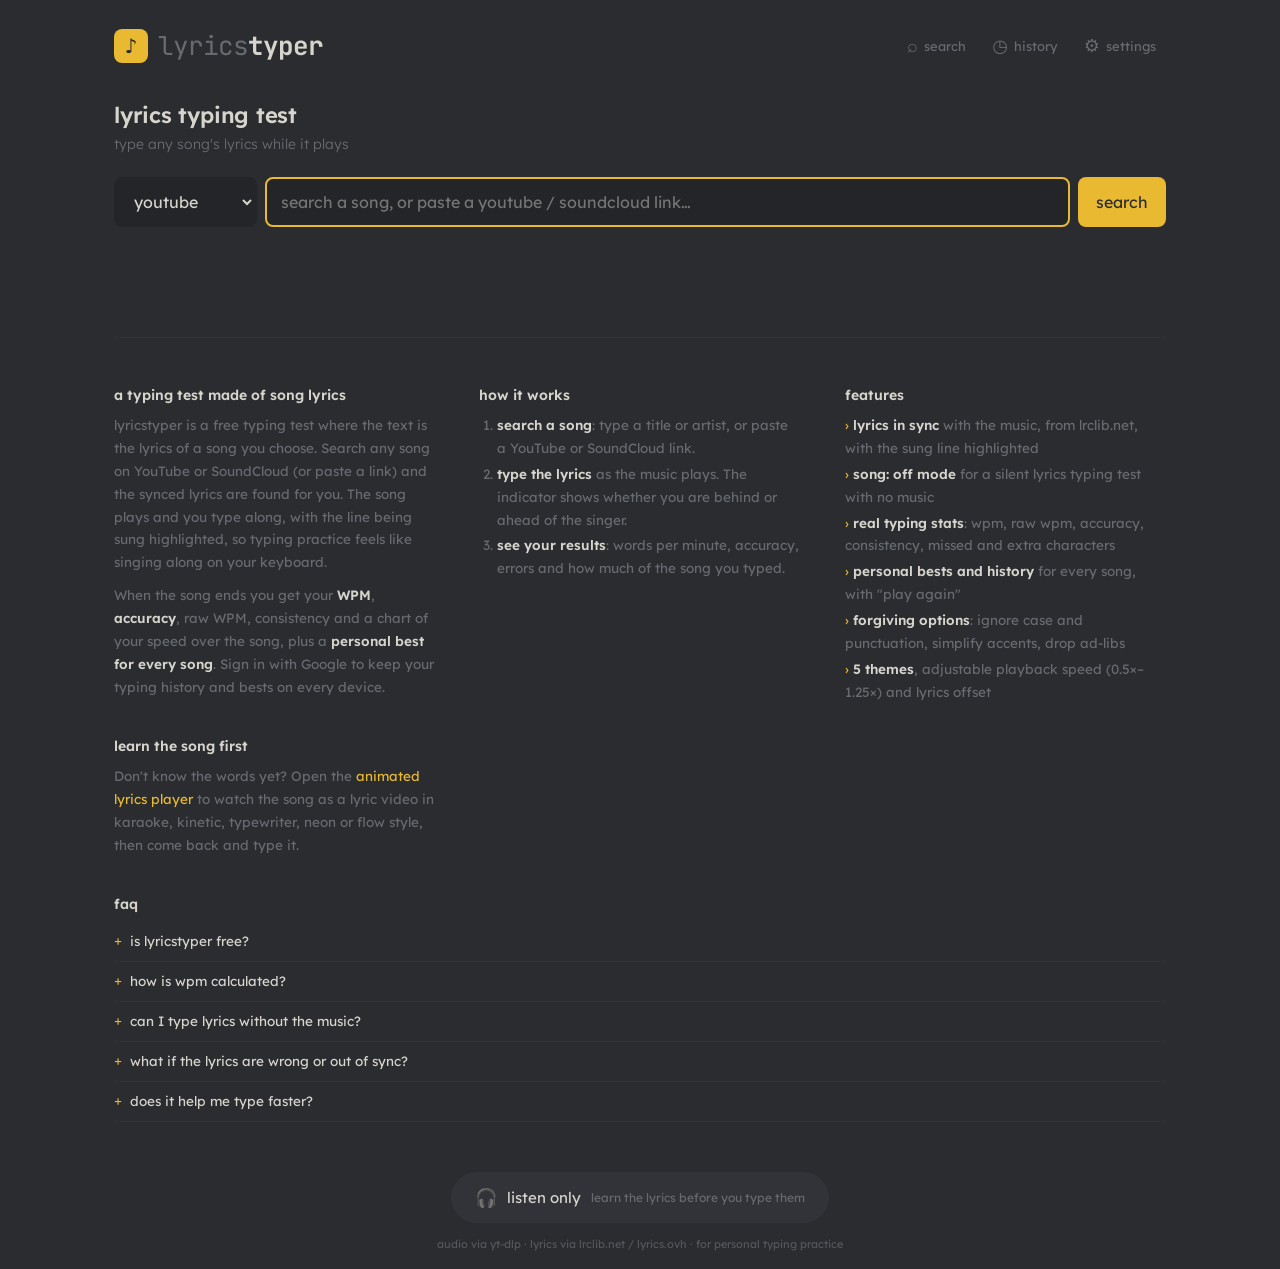
<file: static/index.html>
<!doctype html>
<html lang="en" data-theme="midnight">
<head>
  <meta charset="utf-8" />
  <meta name="viewport" content="width=device-width, initial-scale=1" />
  <title>Lyrics Typing Test – Type Song Lyrics While the Music Plays | lyricstyper</title>
  <meta name="description" content="Free typing test with real song lyrics. Search any song, type its lyrics in sync as it plays, and see your WPM, accuracy and personal best. Typing practice with music." />
  <link rel="canonical" href="https://song.vux06.space/" />
  <meta name="robots" content="index, follow, max-image-preview:large" />
  <link rel="icon" href="/favicon.svg" type="image/svg+xml" />
  <link rel="icon" href="/favicon-48.png" sizes="48x48" type="image/png" />
  <link rel="apple-touch-icon" href="/apple-touch-icon.png" />
  <link rel="manifest" href="/site.webmanifest" />
  <meta name="theme-color" content="#2a2c30" />
  <meta property="og:type" content="website" />
  <meta property="og:site_name" content="lyricstyper" />
  <meta property="og:title" content="Lyrics Typing Test – Type Song Lyrics While the Music Plays | lyricstyper" />
  <meta property="og:description" content="Free typing test with real song lyrics. Search any song, type its lyrics in sync as it plays, and see your WPM, accuracy and personal best. Typing practice with music." />
  <meta property="og:url" content="https://song.vux06.space/" />
  <meta property="og:image" content="https://song.vux06.space/og-type.png" />
  <meta property="og:image:width" content="1200" />
  <meta property="og:image:height" content="630" />
  <meta property="og:image:alt" content="lyricstyper: a typing test where you type song lyrics in sync with the music" />
  <meta name="twitter:card" content="summary_large_image" />
  <meta name="twitter:title" content="Lyrics Typing Test – Type Song Lyrics While the Music Plays | lyricstyper" />
  <meta name="twitter:description" content="Free typing test with real song lyrics. Search any song, type its lyrics in sync as it plays, and see your WPM, accuracy and personal best. Typing practice with music." />
  <meta name="twitter:image" content="https://song.vux06.space/og-type.png" />
  <script type="application/ld+json">{"@context": "https://schema.org", "@graph": [{"@type": "WebSite", "@id": "https://song.vux06.space/#website", "name": "lyricstyper", "alternateName": ["Lyrics Typer", "lyrics typer"], "url": "https://song.vux06.space/"}, {"@type": "WebApplication", "@id": "https://song.vux06.space/#app", "url": "https://song.vux06.space/", "operatingSystem": "Any (web browser)", "browserRequirements": "Requires JavaScript and a modern browser", "isAccessibleForFree": true, "inLanguage": "en", "offers": {"@type": "Offer", "price": "0", "priceCurrency": "USD"}, "image": "https://song.vux06.space/og-type.png", "isPartOf": {"@id": "https://song.vux06.space/#website"}, "name": "lyricstyper – lyrics typing test", "applicationCategory": "EducationalApplication", "applicationSubCategory": "Typing test", "description": "A typing test made of song lyrics. Search a song on YouTube or SoundCloud, then type the lyrics while it plays, with the sung line highlighted. Get WPM, accuracy, consistency and a personal best per song.", "featureList": ["Type song lyrics in sync with the music", "Synced lyrics found automatically", "WPM, accuracy, raw WPM and consistency", "Personal best per song and test history", "Song on/off mode", "5 colour themes"]}]}</script>
  <link rel="preconnect" href="https://fonts.googleapis.com" />
  <link href="https://fonts.googleapis.com/css2?family=JetBrains+Mono:wght@400;600;700&family=Lexend+Deca:wght@300;400;600&display=swap" rel="stylesheet" />
  <link rel="stylesheet" href="style.css" />
</head>
<body>
  <header class="top">
    <a class="logo" href="#" id="logoBtn" title="home">
      <span class="logo-mark">♪</span><span class="logo-text"><span class="dim">lyrics</span>typer</span>
    </a>
    <nav>
      <button class="icon-btn" id="navSearch" title="search songs">⌕<span>search</span></button>
      <button class="icon-btn" id="navHistory" title="history">◷<span>history</span></button>
      <button class="icon-btn" id="navSettings" title="settings">⚙<span>settings</span></button>
    </nav>
  </header>

  <main>
    <!-- ============ HOME / SEARCH ============ -->
    <section id="viewHome" class="view active">
      <div class="hero">
        <h1>lyrics typing test <span>type any song's lyrics while it plays</span></h1>
      </div>
      <form id="searchForm" class="search">
        <select id="sourceSel" title="source">
          <option value="youtube">youtube</option>
          <option value="soundcloud">soundcloud</option>
        </select>
        <input id="searchInput" type="text" autocomplete="off" spellcheck="false"
               placeholder="search a song, or paste a youtube / soundcloud link…" />
        <button type="submit" class="btn primary">search</button>
      </form>
      <div id="searchStatus" class="status"></div>
      <div id="results" class="results"></div>

      <div id="homeHistory" class="home-history"></div>

      <article class="about">
        <section>
          <h2>a typing test made of song lyrics</h2>
          <p>lyricstyper is a free typing test where the text is the lyrics of a song you choose. Search any song on YouTube or SoundCloud (or paste a link) and the synced lyrics are found for you. The song plays and you type along, with the line being sung highlighted, so typing practice feels like singing along on your keyboard.</p>
          <p>When the song ends you get your <strong>WPM</strong>, <strong>accuracy</strong>, raw WPM, consistency and a chart of your speed over the song, plus a <strong>personal best for every song</strong>. Sign in with Google to keep your typing history and bests on every device.</p>
        </section>
        <section>
          <h2>how it works</h2>
          <ol>
            <li><b>search a song</b>: type a title or artist, or paste a YouTube or SoundCloud link.</li>
            <li><b>type the lyrics</b> as the music plays. The indicator shows whether you are behind or ahead of the singer.</li>
            <li><b>see your results</b>: words per minute, accuracy, errors and how much of the song you typed.</li>
          </ol>
        </section>
        <section>
          <h2>features</h2>
          <ul class="feat">
            <li><b>lyrics in sync</b> with the music, from lrclib.net, with the sung line highlighted</li>
            <li><b>song: off mode</b> for a silent lyrics typing test with no music</li>
            <li><b>real typing stats</b>: wpm, raw wpm, accuracy, consistency, missed and extra characters</li>
            <li><b>personal bests and history</b> for every song, with "play again"</li>
            <li><b>forgiving options</b>: ignore case and punctuation, simplify accents, drop ad-libs</li>
            <li><b>5 themes</b>, adjustable playback speed (0.5×–1.25×) and lyrics offset</li>
          </ul>
        </section>
        <section>
          <h2>learn the song first</h2>
          <p>Don't know the words yet? Open the <a href="listen.html">animated lyrics player</a> to watch the song as a lyric video in karaoke, kinetic, typewriter, neon or flow style, then come back and type it.</p>
        </section>
        <section class="faq">
          <h2>faq</h2>
          <details><summary>is lyricstyper free?</summary><p>Yes. The typing test and the lyrics player are free. You only need a Google account to sign in.</p></details>
          <details><summary>how is wpm calculated?</summary><p>Like other typing tests, one word is five characters. By default wpm uses your active typing time, so long instrumental breaks don't lower your score. You can switch to total time in settings.</p></details>
          <details><summary>can I type lyrics without the music?</summary><p>Yes. Turn <em>song: off</em> to type the lyrics in silence, at your own pace.</p></details>
          <details><summary>what if the lyrics are wrong or out of sync?</summary><p>Click <em>change lyrics</em> to pick another match, search lrclib yourself or paste your own lyrics (plain text or .lrc). Use <em>lyrics offset</em> to fix timing.</p></details>
          <details><summary>does it help me type faster?</summary><p>Typing songs you love keeps practice fun, so you practice more. Real lyrics also bring in slang, contractions and punctuation that word-list tests skip.</p></details>
        </section>
      </article>
    </section>

    <!-- ============ LOADING ============ -->
    <section id="viewLoading" class="view">
      <div class="loading-card">
        <img id="loadThumb" alt="" />
        <div class="load-title" id="loadTitle"></div>
        <ul class="steps">
          <li id="stepAudio"><span class="spin"></span> downloading audio</li>
          <li id="stepLyrics"><span class="spin"></span> finding lyrics</li>
        </ul>
        <div id="loadError" class="load-error"></div>
        <button class="btn" id="loadCancel">back</button>
      </div>
    </section>

    <!-- ============ TEST ============ -->
    <section id="viewTest" class="view">
      <div class="song-bar">
        <img id="songThumb" alt="" />
        <div class="song-meta">
          <div class="song-title" id="songTitle"></div>
          <div class="song-sub">
            <span id="lyricsInfo"></span>
            <button class="link" id="changeLyricsBtn">change lyrics</button>
            <a class="link" id="listenLink" href="listen.html">🎧 listen first</a>
          </div>
        </div>
        <div class="mode-pills">
          <button class="pill on" id="songToggle">♪ song: on</button>
        </div>
      </div>

      <div class="live">
        <div class="live-stats" id="liveStats">
          <span class="ls-time" id="lsTime">0:00</span>
          <span><b id="lsWpm">0</b> wpm</span>
          <span><b id="lsAcc">100</b>% acc</span>
          <span><b id="lsWords">0</b>/<span id="lsWordsTotal">0</span> words</span>
          <span id="lsBehind" class="behind"></span>
        </div>
        <div class="progress"><div id="songProgress"></div><div id="typeProgress"></div></div>
      </div>

      <div id="sungHint" class="sung-hint">
        <div class="sung-now" id="sungNow"></div>
        <div class="sung-next" id="sungNext"></div>
      </div>

      <div class="words-wrap" id="wordsWrap">
        <div class="words" id="words"></div>
        <div class="caret" id="caret"></div>
        <div class="focus-overlay" id="focusOverlay">click here or press any key to focus</div>
        <div class="start-hint" id="startHint">start typing to begin ♪</div>
      </div>

      <div class="test-controls">
        <button class="btn" id="pauseBtn" title="pause / resume (ctrl+p)">❚❚ pause</button>
        <button class="btn danger" id="stopBtn" title="stop and show results (esc)">■ stop &amp; results</button>
        <button class="btn" id="restartBtn" title="restart (tab)">↻ restart</button>
      </div>
      <div class="hints">
        <kbd>tab</kbd> restart · <kbd>esc</kbd> stop &amp; see results · <kbd>ctrl</kbd>+<kbd>p</kbd> pause ·
        <kbd>space</kbd>/<kbd>enter</kbd> next word · <kbd>ctrl</kbd>+<kbd>⌫</kbd> delete word
      </div>
    </section>

    <!-- ============ RESULTS ============ -->
    <section id="viewResults" class="view">
      <div class="results-top">
        <div class="big">
          <div class="big-stat"><div class="label">wpm</div><div class="value" id="rWpm">0</div></div>
          <div class="big-stat"><div class="label">acc</div><div class="value" id="rAcc">0%</div></div>
        </div>
        <div class="chart-wrap"><canvas id="chart"></canvas></div>
      </div>
      <div class="r-grid" id="rGrid"></div>
      <div class="r-song" id="rSong"></div>
      <div class="test-controls">
        <button class="btn primary" id="retryBtn">↻ retry this song</button>
        <button class="btn" id="newSongBtn">⌕ new song</button>
      </div>
    </section>

    <!-- ============ HISTORY ============ -->
    <section id="viewHistory" class="view">
      <h2>history</h2>
      <div id="historyList"></div>
      <button class="btn danger" id="clearHistoryBtn">clear history</button>
    </section>
  </main>

  <footer class="foot">
    <a class="page-switch" id="listenFooter" href="listen.html"><span>🎧</span> listen only <small>learn the lyrics before you type them</small></a>
    <div>audio via yt-dlp · lyrics via lrclib.net / lyrics.ovh · for personal typing practice</div>
  </footer>

  <!-- ============ SETTINGS MODAL ============ -->
  <div class="modal" id="settingsModal">
    <div class="modal-card wide">
      <div class="modal-head"><h2>settings</h2><button class="icon-btn" data-close>✕</button></div>
      <div class="settings" id="settingsBody"></div>
      <div class="modal-foot">
        <button class="btn" id="resetSettingsBtn">reset to defaults</button>
        <button class="btn primary" data-close>done</button>
      </div>
    </div>
  </div>

  <!-- ============ LYRICS PICKER MODAL ============ -->
  <div class="modal" id="lyricsModal">
    <div class="modal-card wide">
      <div class="modal-head"><h2>choose lyrics</h2><button class="icon-btn" data-close>✕</button></div>
      <div id="lyricsModalMsg" class="status"></div>
      <form id="lyricsSearchForm" class="search small">
        <input id="lyricsSearchInput" type="text" placeholder="search lrclib (artist + title)…" autocomplete="off" />
        <button class="btn" type="submit">search</button>
      </form>
      <div id="lyricsCandidates" class="candidates"></div>
      <details class="paste">
        <summary>…or paste your own lyrics (plain text or .lrc with [mm:ss.xx] timestamps)</summary>
        <textarea id="pasteLyrics" rows="8" placeholder="[00:12.30] first line&#10;[00:15.80] second line&#10;…or just plain lines"></textarea>
        <button class="btn primary" id="usePastedBtn">use these lyrics</button>
      </details>
    </div>
  </div>

  <audio id="audio" preload="auto"></audio>
  <div id="toast" class="toast"></div>
  <script src="common.js"></script>
  <script src="app.js"></script>
</body>
</html>
</file>
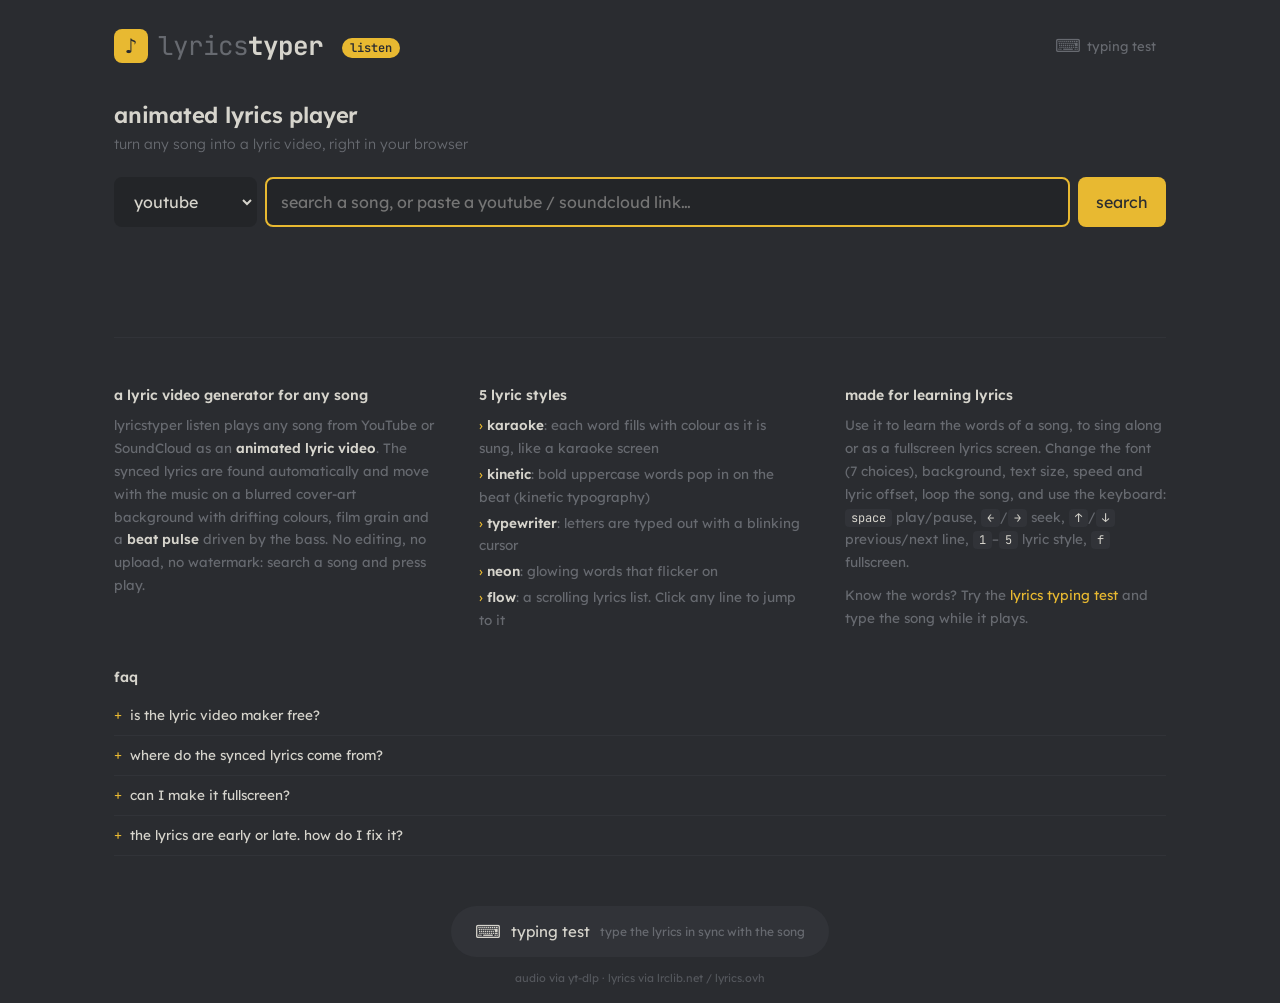
<file: static/listen.html>
<!doctype html>
<html lang="en" data-theme="midnight">
<head>
  <meta charset="utf-8" />
  <meta name="viewport" content="width=device-width, initial-scale=1" />
  <title>Animated Lyrics Player – Free Lyric Video Generator for Any Song | lyricstyper</title>
  <meta name="description" content="Turn any song into an animated lyric video in your browser. Synced lyrics in 5 styles (karaoke, kinetic, typewriter, neon, flow) on a cover-art background that pulses to the beat." />
  <link rel="canonical" href="https://song.vux06.space/listen.html" />
  <meta name="robots" content="index, follow, max-image-preview:large" />
  <link rel="icon" href="/favicon.svg" type="image/svg+xml" />
  <link rel="icon" href="/favicon-48.png" sizes="48x48" type="image/png" />
  <link rel="apple-touch-icon" href="/apple-touch-icon.png" />
  <link rel="manifest" href="/site.webmanifest" />
  <meta name="theme-color" content="#2a2c30" />
  <meta property="og:type" content="website" />
  <meta property="og:site_name" content="lyricstyper" />
  <meta property="og:title" content="Animated Lyrics Player – Free Lyric Video Generator for Any Song | lyricstyper" />
  <meta property="og:description" content="Turn any song into an animated lyric video in your browser. Synced lyrics in 5 styles (karaoke, kinetic, typewriter, neon, flow) on a cover-art background that pulses to the beat." />
  <meta property="og:url" content="https://song.vux06.space/listen.html" />
  <meta property="og:image" content="https://song.vux06.space/og-listen.png" />
  <meta property="og:image:width" content="1200" />
  <meta property="og:image:height" content="630" />
  <meta property="og:image:alt" content="lyricstyper listen: an animated, karaoke-style lyric video playing in the browser" />
  <meta name="twitter:card" content="summary_large_image" />
  <meta name="twitter:title" content="Animated Lyrics Player – Free Lyric Video Generator for Any Song | lyricstyper" />
  <meta name="twitter:description" content="Turn any song into an animated lyric video in your browser. Synced lyrics in 5 styles (karaoke, kinetic, typewriter, neon, flow) on a cover-art background that pulses to the beat." />
  <meta name="twitter:image" content="https://song.vux06.space/og-listen.png" />
  <script type="application/ld+json">{"@context": "https://schema.org", "@graph": [{"@type": "WebSite", "@id": "https://song.vux06.space/#website", "name": "lyricstyper", "alternateName": ["Lyrics Typer", "lyrics typer"], "url": "https://song.vux06.space/"}, {"@type": "WebApplication", "@id": "https://song.vux06.space/listen.html#app", "url": "https://song.vux06.space/listen.html", "operatingSystem": "Any (web browser)", "browserRequirements": "Requires JavaScript and a modern browser", "isAccessibleForFree": true, "inLanguage": "en", "offers": {"@type": "Offer", "price": "0", "priceCurrency": "USD"}, "image": "https://song.vux06.space/og-listen.png", "isPartOf": {"@id": "https://song.vux06.space/#website"}, "name": "lyricstyper listen – animated lyrics player", "applicationCategory": "MultimediaApplication", "applicationSubCategory": "Lyric video generator", "description": "An animated lyrics player that turns any song into a lyric video. Synced lyrics in karaoke, kinetic, typewriter, neon and flow styles, with a blurred cover-art background and a beat pulse driven by the music.", "featureList": ["Animated synced lyrics for any song", "Karaoke word-by-word fill", "Kinetic, typewriter, neon and flow lyric styles", "Cover-art background with beat pulse", "7 fonts, speed and lyric offset controls", "Fullscreen lyric video"]}]}</script>
  <link rel="preconnect" href="https://fonts.googleapis.com" />
  <link href="https://fonts.googleapis.com/css2?family=JetBrains+Mono:wght@400;600;700&family=Lexend+Deca:wght@300;400;600;700&family=Montserrat:wght@600;800;900&family=Anton&family=Space+Mono:wght@400;700&family=Tilt+Neon&family=Playfair+Display:ital,wght@1,700&family=Caveat:wght@700&display=swap" rel="stylesheet" />
  <link rel="stylesheet" href="style.css" />
  <link rel="stylesheet" href="listen.css" />
</head>
<body>
  <header class="top">
    <a class="logo" href="listen.html" id="logoBtn" title="listen home">
      <span class="logo-mark">♪</span><span class="logo-text"><span class="dim">lyrics</span>typer <span class="logo-tag">listen</span></span>
    </a>
    <nav>
      <a class="icon-btn" href="index.html" title="typing test">⌨<span>typing test</span></a>
    </nav>
  </header>

  <main>
    <!-- ============ SEARCH ============ -->
    <section id="viewSearch" class="view active">
      <div class="hero">
        <h1>animated lyrics player <span>turn any song into a lyric video, right in your browser</span></h1>
      </div>
      <form id="searchForm" class="search">
        <select id="sourceSel" title="source">
          <option value="youtube">youtube</option>
          <option value="soundcloud">soundcloud</option>
        </select>
        <input id="searchInput" type="text" autocomplete="off" spellcheck="false"
               placeholder="search a song, or paste a youtube / soundcloud link…" />
        <button type="submit" class="btn primary">search</button>
      </form>
      <div id="searchStatus" class="status"></div>
      <div id="results" class="results"></div>
      <div id="recent" class="home-history"></div>

      <article class="about">
        <section>
          <h2>a lyric video generator for any song</h2>
          <p>lyricstyper listen plays any song from YouTube or SoundCloud as an <strong>animated lyric video</strong>. The synced lyrics are found automatically and move with the music on a blurred cover-art background with drifting colours, film grain and a <strong>beat pulse</strong> driven by the bass. No editing, no upload, no watermark: search a song and press play.</p>
        </section>
        <section>
          <h2>5 lyric styles</h2>
          <ul class="feat">
            <li><b>karaoke</b>: each word fills with colour as it is sung, like a karaoke screen</li>
            <li><b>kinetic</b>: bold uppercase words pop in on the beat (kinetic typography)</li>
            <li><b>typewriter</b>: letters are typed out with a blinking cursor</li>
            <li><b>neon</b>: glowing words that flicker on</li>
            <li><b>flow</b>: a scrolling lyrics list. Click any line to jump to it</li>
          </ul>
        </section>
        <section>
          <h2>made for learning lyrics</h2>
          <p>Use it to learn the words of a song, to sing along or as a fullscreen lyrics screen. Change the font (7 choices), background, text size, speed and lyric offset, loop the song, and use the keyboard: <kbd>space</kbd> play/pause, <kbd>←</kbd>/<kbd>→</kbd> seek, <kbd>↑</kbd>/<kbd>↓</kbd> previous/next line, <kbd>1</kbd>–<kbd>5</kbd> lyric style, <kbd>f</kbd> fullscreen.</p>
          <p>Know the words? Try the <a href="/">lyrics typing test</a> and type the song while it plays.</p>
        </section>
        <section class="faq">
          <h2>faq</h2>
          <details><summary>is the lyric video maker free?</summary><p>Yes. Sign in with Google and play as many songs as you like.</p></details>
          <details><summary>where do the synced lyrics come from?</summary><p>Time-synced lyrics come from lrclib.net, with lyrics.ovh as a fallback. You can pick another match or paste your own .lrc file.</p></details>
          <details><summary>can I make it fullscreen?</summary><p>Yes. Press <kbd>f</kbd> or the ⛶ button. The controls hide while the song plays, so it works as a karaoke or lyrics display.</p></details>
          <details><summary>the lyrics are early or late. how do I fix it?</summary><p>Open <em>Aa options</em> and change the lyrics offset until the words line up with the singer.</p></details>
        </section>
      </article>
    </section>

    <!-- ============ LOADING ============ -->
    <section id="viewLoading" class="view">
      <div class="loading-card">
        <img id="loadThumb" alt="" />
        <div class="load-title" id="loadTitle"></div>
        <ul class="steps">
          <li id="stepAudio"><span class="spin"></span> downloading audio</li>
          <li id="stepLyrics"><span class="spin"></span> finding lyrics</li>
        </ul>
        <div id="loadError" class="load-error"></div>
        <button class="btn" id="loadCancel">back</button>
      </div>
    </section>
  </main>

  <footer class="foot">
    <a class="page-switch" href="index.html" id="typeFooter"><span>⌨</span> typing test <small>type the lyrics in sync with the song</small></a>
    <div>audio via yt-dlp · lyrics via lrclib.net / lyrics.ovh</div>
  </footer>

  <!-- ============ PLAYER STAGE ============ -->
  <div id="stage" class="stage" data-style="flow" data-bg="cover" data-phase="">
    <div class="bg">
      <div class="bg-img" id="bgImg"></div>
      <div class="blob b1"></div>
      <div class="blob b2"></div>
      <div class="blob b3"></div>
      <div class="vignette"></div>
      <div class="grain"></div>
    </div>

    <div class="lyr" id="lyr"></div>

    <div class="titlecard">
      <div class="tc-kicker" id="tcKicker">now playing</div>
      <div class="tc-title" id="tcTitle"></div>
      <div class="tc-artist" id="tcArtist"></div>
    </div>
    <div class="interlude"><span></span><span></span><span></span></div>
    <button class="bigplay" id="bigPlay" title="play">▶</button>

    <div class="stage-top chrome">
      <button class="sbtn" id="backBtn" title="back to search">← back</button>
      <div class="st-meta">
        <div class="st-title" id="stTitle"></div>
        <div class="st-sub"><span id="stLyrics"></span> · <button class="slink" id="changeLyricsBtn">change lyrics</button></div>
      </div>
      <a class="sbtn accent" id="typeLink" href="index.html">⌨ type this song</a>
    </div>

    <div class="controls chrome">
      <div class="seek">
        <span id="tCur">0:00</span>
        <input type="range" id="seek" min="0" max="1000" value="0" />
        <span id="tDur">0:00</span>
      </div>
      <div class="ctl-row">
        <div class="ctl-group">
          <button class="sbtn icon" id="prevLine" title="previous line (↑)">⏮</button>
          <button class="sbtn icon play" id="playBtn" title="play / pause (space)">▶</button>
          <button class="sbtn icon" id="nextLine" title="next line (↓)">⏭</button>
          <input type="range" id="vol" class="vol" min="0" max="1" step="0.05" title="volume" />
        </div>
        <div class="styles" id="styleChips"></div>
        <div class="ctl-group">
          <button class="sbtn" id="optsBtn" title="fonts, background, speed…">Aa options</button>
          <button class="sbtn icon" id="fsBtn" title="fullscreen (f)">⛶</button>
        </div>
      </div>
    </div>

    <div class="opts" id="opts">
      <div class="settings" id="optsBody"></div>
    </div>
  </div>

  <!-- ============ LYRICS PICKER MODAL ============ -->
  <div class="modal" id="lyricsModal">
    <div class="modal-card wide">
      <div class="modal-head"><h2>choose lyrics</h2><button class="icon-btn" data-close>✕</button></div>
      <div id="lyricsModalMsg" class="status"></div>
      <form id="lyricsSearchForm" class="search small">
        <input id="lyricsSearchInput" type="text" placeholder="search lrclib (artist + title)…" autocomplete="off" />
        <button class="btn" type="submit">search</button>
      </form>
      <div id="lyricsCandidates" class="candidates"></div>
      <details class="paste">
        <summary>…or paste your own lyrics (plain text or .lrc with [mm:ss.xx] timestamps)</summary>
        <textarea id="pasteLyrics" rows="8" placeholder="[00:12.30] first line&#10;[00:15.80] second line&#10;…or just plain lines"></textarea>
        <button class="btn primary" id="usePastedBtn">use these lyrics</button>
      </details>
    </div>
  </div>

  <audio id="audio" preload="auto"></audio>
  <div id="toast" class="toast"></div>
  <script src="common.js"></script>
  <script src="listen.js"></script>
</body>
</html>
</file>
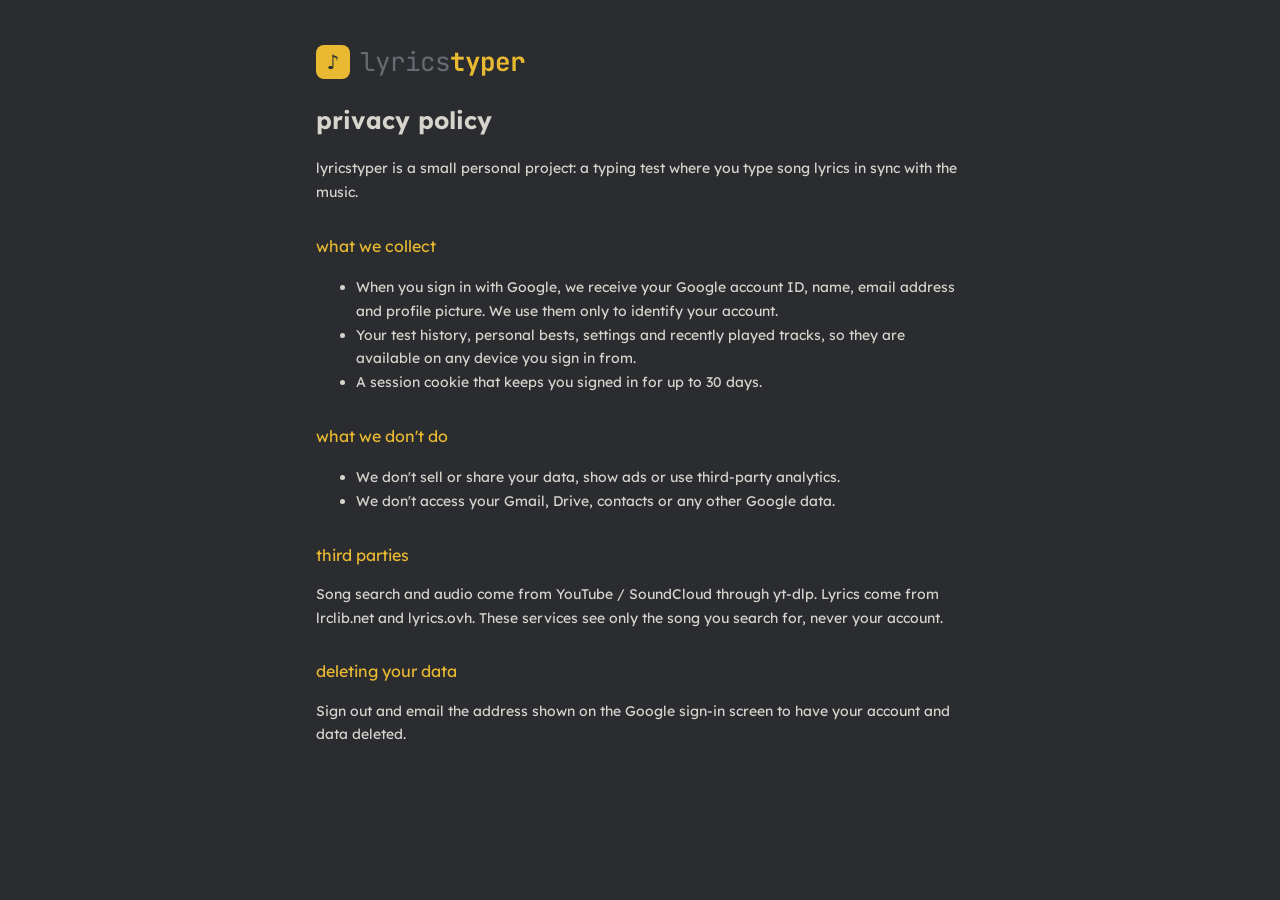
<file: static/privacy.html>
<!doctype html>
<html lang="en" data-theme="midnight">
<head>
  <meta charset="utf-8" />
  <meta name="viewport" content="width=device-width, initial-scale=1" />
  <title>Privacy Policy | lyricstyper</title>
  <meta name="description" content="Privacy policy for lyricstyper, the lyrics typing test and animated lyrics player: what we store when you sign in with Google." />
  <link rel="canonical" href="https://song.vux06.space/privacy.html" />
  <link rel="icon" href="/favicon.svg" type="image/svg+xml" />
  <link href="https://fonts.googleapis.com/css2?family=JetBrains+Mono:wght@400;700&family=Lexend+Deca:wght@300;400;600&display=swap" rel="stylesheet" />
  <link rel="stylesheet" href="style.css" />
  <style>.policy{max-width:680px;margin:0 auto;padding:40px 16px;line-height:1.7}.policy h1{font-size:24px}.policy h2{font-size:16px;margin-top:28px;color:var(--main)}.policy p,.policy li{color:var(--text);font-size:14px}.policy a{color:var(--main)}</style>
</head>
<body>
  <main class="policy">
    <a class="logo" href="/"><span class="logo-mark">♪</span><span class="logo-text"><span class="dim">lyrics</span>typer</span></a>
    <h1>privacy policy</h1>
    <p>lyricstyper is a small personal project: a typing test where you type song lyrics in sync with the music.</p>
    <h2>what we collect</h2>
    <ul>
      <li>When you sign in with Google, we receive your Google account ID, name, email address and profile picture. We use them only to identify your account.</li>
      <li>Your test history, personal bests, settings and recently played tracks, so they are available on any device you sign in from.</li>
      <li>A session cookie that keeps you signed in for up to 30 days.</li>
    </ul>
    <h2>what we don't do</h2>
    <ul>
      <li>We don't sell or share your data, show ads or use third-party analytics.</li>
      <li>We don't access your Gmail, Drive, contacts or any other Google data.</li>
    </ul>
    <h2>third parties</h2>
    <p>Song search and audio come from YouTube / SoundCloud through yt-dlp. Lyrics come from lrclib.net and lyrics.ovh. These services see only the song you search for, never your account.</p>
    <h2>deleting your data</h2>
    <p>Sign out and email the address shown on the Google sign-in screen to have your account and data deleted.</p>
  </main>
</body>
</html>
</file>
<file: static/style.css>
/* ---------- themes ---------- */
:root,
[data-theme="midnight"] {
  --bg: #2a2c30; --bg2: #232528; --panel: #313338; --sub: #676a70; --text: #d6d4cc;
  --main: #e8b931; --error: #e0546a; --error-extra: #8c3446; --ok: #8fcf7a; --sung: #e8b93122;
}
[data-theme="paper"] {
  --bg: #f1ede4; --bg2: #e6e1d5; --panel: #e9e4d8; --sub: #a49d8f; --text: #3d3a35;
  --main: #c2552d; --error: #d22f3a; --error-extra: #8e2a2a; --ok: #3d8a3a; --sung: #c2552d1c;
}
[data-theme="forest"] {
  --bg: #1d2621; --bg2: #172019; --panel: #24302a; --sub: #5b7465; --text: #cfe1d3;
  --main: #74d39a; --error: #ff6b6b; --error-extra: #a53e3e; --ok: #9be7b6; --sung: #74d39a1e;
}
[data-theme="rose"] {
  --bg: #2b2230; --bg2: #231b28; --panel: #33293a; --sub: #7d6a85; --text: #ead9ef;
  --main: #ff8fb8; --error: #ffcf5a; --error-extra: #b08a32; --ok: #b3f0c9; --sung: #ff8fb81e;
}
[data-theme="ocean"] {
  --bg: #16202e; --bg2: #111a26; --panel: #1d2a3b; --sub: #4f6580; --text: #cdd9e8;
  --main: #4fc3f7; --error: #ff7b8a; --error-extra: #a54454; --ok: #7ee0b0; --sung: #4fc3f71e;
}

* { box-sizing: border-box; }
html, body { margin: 0; padding: 0; }
body {
  background: var(--bg); color: var(--text);
  font-family: "Lexend Deca", system-ui, sans-serif;
  min-height: 100vh; display: flex; flex-direction: column;
  transition: background .25s, color .25s;
}
button, input, select, textarea { font-family: inherit; font-size: inherit; color: inherit; }
::selection { background: var(--main); color: var(--bg); }

/* ---------- header ---------- */
.top {
  display: flex; align-items: center; justify-content: space-between;
  max-width: 1100px; width: 100%; margin: 0 auto; padding: 28px 24px 8px;
}
.logo { display: flex; align-items: center; gap: 10px; text-decoration: none; color: var(--text); }
.logo-mark {
  width: 34px; height: 34px; border-radius: 8px; background: var(--main); color: var(--bg);
  display: grid; place-items: center; font-weight: 700; font-size: 20px;
}
.logo-text { font-family: "JetBrains Mono", monospace; font-size: 26px; font-weight: 700; letter-spacing: -1px; }
.logo-text .dim { color: var(--sub); font-weight: 400; }
nav { display: flex; gap: 6px; }
.icon-btn {
  background: none; border: 0; color: var(--sub); cursor: pointer; font-size: 18px;
  padding: 6px 10px; border-radius: 6px; display: flex; align-items: center; gap: 6px;
  transition: color .15s;
}
.icon-btn span { font-size: 13px; }
.icon-btn:hover { color: var(--text); }

main { flex: 1; max-width: 1100px; width: 100%; margin: 0 auto; padding: 12px 24px 24px; }
.view { display: none; animation: fade .2s ease; }
.view.active { display: block; }
@keyframes fade { from { opacity: 0; transform: translateY(4px); } to { opacity: 1; transform: none; } }

h2 { font-weight: 400; color: var(--sub); font-size: 18px; margin: 0 0 12px; }

/* ---------- buttons ---------- */
.btn {
  background: var(--panel); border: 0; border-radius: 8px; padding: 10px 18px;
  cursor: pointer; color: var(--text); transition: background .15s, color .15s, transform .05s;
}
.btn:hover { background: var(--text); color: var(--bg); }
.btn:active { transform: translateY(1px); }
.btn.primary { background: var(--main); color: var(--bg); }
.btn.primary:hover { filter: brightness(1.1); background: var(--main); }
.btn.danger:hover { background: var(--error); color: var(--bg); }
.btn:disabled { opacity: .4; pointer-events: none; }
.link { background: none; border: 0; color: var(--main); cursor: pointer; padding: 0; font-size: 12px; }
.link:hover { text-decoration: underline; }
kbd {
  background: var(--panel); color: var(--text); padding: 1px 6px; border-radius: 4px;
  font-family: "JetBrains Mono", monospace; font-size: 11px;
}

/* ---------- search ---------- */
.search { display: flex; gap: 8px; margin: 24px 0 8px; }
.search.small { margin: 8px 0; }
.search input, .search select, textarea {
  background: var(--bg2); border: 2px solid transparent; border-radius: 8px; padding: 12px 14px;
  outline: none; transition: border-color .15s;
}
.search input { flex: 1; min-width: 0; }
.search input:focus, textarea:focus, .search select:focus { border-color: var(--main); }
.status { color: var(--sub); font-size: 13px; min-height: 20px; margin: 6px 2px; }
.status.err, .load-error { color: var(--error); }

.results { display: grid; grid-template-columns: repeat(auto-fill, minmax(230px, 1fr)); gap: 14px; margin-top: 10px; }
.card {
  background: var(--panel); border-radius: 10px; overflow: hidden; cursor: pointer;
  transition: transform .12s, box-shadow .12s; border: 2px solid transparent; text-align: left; padding: 0;
}
.card:hover, .card:focus-visible { transform: translateY(-2px); border-color: var(--main); outline: none; }
.card .thumb { position: relative; aspect-ratio: 16/9; background: var(--bg2); }
.card img { width: 100%; height: 100%; object-fit: cover; display: block; }
.card .dur {
  position: absolute; right: 6px; bottom: 6px; background: #000b; color: #fff; font-size: 11px;
  padding: 2px 6px; border-radius: 4px; font-family: "JetBrains Mono", monospace;
}
.card .meta { padding: 10px 12px 12px; }
.card .t { font-size: 14px; line-height: 1.3; display: -webkit-box; -webkit-line-clamp: 2; -webkit-box-orient: vertical; overflow: hidden; }
.card .c { font-size: 12px; color: var(--sub); margin-top: 4px; }

.home-history { margin-top: 40px; }
.home-history h2 { font-size: 15px; }

/* ---------- loading ---------- */
.loading-card { max-width: 420px; margin: 60px auto; text-align: center; }
.loading-card img { width: 100%; border-radius: 10px; aspect-ratio: 16/9; object-fit: cover; background: var(--bg2); }
.load-title { margin: 14px 0; font-size: 16px; }
.steps { list-style: none; padding: 0; text-align: left; display: inline-block; color: var(--sub); }
.steps li { margin: 8px 0; display: flex; align-items: center; gap: 10px; }
.steps li.done { color: var(--ok); }
.steps li.done .spin { border: 0; animation: none; }
.steps li.done .spin::before { content: "✓"; }
.steps li.fail { color: var(--error); }
.steps li.fail .spin { border: 0; animation: none; }
.steps li.fail .spin::before { content: "✕"; }
.spin {
  width: 14px; height: 14px; border: 2px solid var(--sub); border-top-color: var(--main);
  border-radius: 50%; animation: spin .8s linear infinite; display: inline-grid; place-items: center; font-size: 13px;
}
@keyframes spin { to { transform: rotate(360deg); } }
.load-error { margin: 10px 0; font-size: 13px; }

/* ---------- test ---------- */
.song-bar { display: flex; align-items: center; gap: 14px; margin-top: 18px; }
.song-bar img { width: 84px; aspect-ratio: 16/9; object-fit: cover; border-radius: 6px; background: var(--bg2); }
.song-meta { flex: 1; min-width: 0; }
.song-title { white-space: nowrap; overflow: hidden; text-overflow: ellipsis; }
.song-sub { font-size: 12px; color: var(--sub); display: flex; gap: 10px; flex-wrap: wrap; margin-top: 3px; }
.mode-pills { display: flex; background: var(--bg2); border-radius: 999px; padding: 3px; }
.pill {
  background: none; border: 0; color: var(--sub); padding: 7px 14px; border-radius: 999px; cursor: pointer; font-size: 13px;
  white-space: nowrap;
}
.pill.on { background: var(--main); color: var(--bg); }
.pill:disabled { cursor: not-allowed; }

.live { margin-top: 26px; }
.live-stats {
  display: flex; gap: 22px; align-items: baseline; color: var(--sub); font-size: 14px; flex-wrap: wrap;
  font-family: "JetBrains Mono", monospace; min-height: 30px;
}
.live-stats b { color: var(--main); font-size: 22px; font-weight: 600; }
.ls-time { color: var(--main); font-size: 22px; }
.behind { font-size: 12px; }
.live-stats.hidden > :not(.ls-time) { visibility: hidden; }
.progress { position: relative; height: 4px; background: var(--bg2); border-radius: 4px; margin-top: 8px; overflow: hidden; }
.progress > div { position: absolute; left: 0; top: 0; bottom: 0; width: 0; border-radius: 4px; }
#songProgress { background: var(--sub); opacity: .6; }
#typeProgress { background: var(--main); height: 2px; top: 1px; }

.sung-hint { margin: 22px 0 6px; min-height: 46px; text-align: center; font-size: 15px; }
.sung-now { color: var(--main); opacity: .85; transition: opacity .2s; }
.sung-next { color: var(--sub); font-size: 13px; margin-top: 4px; }
.sung-hint.hidden { visibility: hidden; }

.words-wrap {
  position: relative; margin-top: 10px; overflow: hidden;
  --fs: 26px; --lh: 1.6;
  height: calc(var(--fs) * var(--lh) * 3 + 6px);
}
.words {
  font-family: "JetBrains Mono", monospace; font-size: var(--fs); line-height: var(--lh);
  color: var(--sub); display: flex; flex-wrap: wrap; align-content: flex-start;
  transition: transform .15s ease; user-select: none;
}
.words .lbr { flex-basis: 100%; height: 0; }
.word { padding-right: .3em; position: relative; white-space: nowrap; }
.word.sung { background: var(--sung); }
.word.error { text-decoration: underline var(--error) 2px; text-underline-offset: 6px; }
.word .l { transition: color .05s; }
.word .l.ok { color: var(--text); }
.word .l.bad { color: var(--error); }
.word .l.extra { color: var(--error-extra); }
.word.typed .l:not(.ok):not(.bad):not(.extra) { color: var(--sub); }
.words-wrap.blurred .words, .words-wrap.blurred .caret { filter: blur(5px); opacity: .5; }
.focus-overlay {
  position: absolute; inset: 0; display: none; place-items: center; color: var(--text); cursor: pointer; font-size: 15px;
}
.words-wrap.blurred .focus-overlay { display: grid; }
.start-hint {
  position: absolute; right: 0; bottom: 0; color: var(--sub); font-size: 12px; pointer-events: none;
  opacity: 0; transition: opacity .2s;
}
.words-wrap.waiting .start-hint { opacity: 1; animation: blink 1.6s ease-in-out infinite; }

.caret {
  position: absolute; width: 3px; border-radius: 2px; background: var(--main); left: 0; top: 0;
  height: calc(var(--fs) * 1.15); pointer-events: none;
}
.caret.smooth { transition: left .09s ease, top .09s ease; }
.caret.idle { animation: blink 1s step-end infinite; }
@keyframes blink { 50% { opacity: 0; } }

.test-controls { display: flex; gap: 10px; justify-content: center; margin-top: 34px; flex-wrap: wrap; }
.hints { text-align: center; color: var(--sub); font-size: 12px; margin-top: 18px; line-height: 2; }

/* ---------- results ---------- */
.results-top { display: grid; grid-template-columns: 190px 1fr; gap: 24px; margin-top: 24px; align-items: center; }
.big-stat .label { color: var(--sub); font-size: 28px; line-height: 1; }
.big-stat .value { color: var(--main); font-size: 64px; line-height: 1.1; font-family: "JetBrains Mono", monospace; margin-bottom: 12px; }
.chart-wrap { height: 210px; position: relative; }
.chart-wrap canvas { width: 100%; height: 100%; display: block; }
.r-grid { display: grid; grid-template-columns: repeat(auto-fill, minmax(150px, 1fr)); gap: 16px; margin-top: 24px; }
.r-item .label { color: var(--sub); font-size: 13px; }
.r-item .value { color: var(--main); font-size: 24px; font-family: "JetBrains Mono", monospace; }
.r-item .value small { font-size: 13px; color: var(--sub); }
.r-song { margin-top: 22px; color: var(--sub); font-size: 13px; text-align: center; }
.r-song b { color: var(--text); font-weight: 400; }
.pb { color: var(--main); }
.big-stat .value .pb { font-size: 26px; vertical-align: super; }

/* ---------- history ---------- */
.hist-table { width: 100%; border-collapse: collapse; font-size: 13px; margin-bottom: 18px; }
.hist-table th { text-align: left; color: var(--sub); font-weight: 400; padding: 8px; }
.hist-table td { padding: 8px; border-top: 1px solid var(--bg2); }
.hist-table tr:nth-child(even) td { background: #00000010; }
.hist-table td.num { font-family: "JetBrains Mono", monospace; color: var(--main); }
.hist-table td.song { max-width: 380px; white-space: nowrap; overflow: hidden; text-overflow: ellipsis; }
.empty { color: var(--sub); font-size: 13px; }

/* ---------- modals ---------- */
.modal {
  position: fixed; inset: 0; background: #0009; display: none; place-items: center; z-index: 50; padding: 16px;
}
.modal.open { display: grid; animation: fade .15s ease; }
.modal-card {
  background: var(--bg); border-radius: 12px; padding: 22px; width: 100%; max-width: 560px;
  max-height: 88vh; overflow: auto; box-shadow: 0 20px 60px #0007;
}
.modal-card.wide { max-width: 760px; }
.modal-head { display: flex; justify-content: space-between; align-items: center; }
.modal-head h2 { margin: 0; color: var(--text); }
.modal-foot { display: flex; justify-content: space-between; margin-top: 20px; }

.settings { margin-top: 10px; }
.set-group h3 { color: var(--main); font-weight: 400; font-size: 14px; margin: 22px 0 6px; }
.set-row {
  display: grid; grid-template-columns: 1fr auto; gap: 16px; align-items: center;
  padding: 10px 0; border-bottom: 1px solid var(--bg2);
}
.set-row .name { font-size: 14px; }
.set-row .desc { font-size: 12px; color: var(--sub); margin-top: 2px; }
.switch { position: relative; display: inline-block; width: 44px; height: 24px; flex: none; vertical-align: middle; }
.switch input { opacity: 0; width: 0; height: 0; }
.switch .slider {
  position: absolute; inset: 0; background: var(--panel); border-radius: 999px; cursor: pointer; transition: background .15s;
}
.switch .slider::before {
  content: ""; position: absolute; left: 3px; top: 3px; width: 18px; height: 18px; border-radius: 50%;
  background: var(--sub); transition: transform .15s, background .15s;
}
.switch input:checked + .slider { background: var(--main); }
.switch input:checked + .slider::before { transform: translateX(20px); background: var(--bg); }
.seg { display: flex; flex-wrap: wrap; gap: 4px; justify-content: flex-end; }
.seg button {
  background: var(--panel); border: 0; padding: 6px 10px; border-radius: 6px; cursor: pointer; font-size: 12px; color: var(--text);
}
.seg button.on { background: var(--main); color: var(--bg); }
.range { display: flex; align-items: center; gap: 10px; }
.range input[type=range] { accent-color: var(--main); width: 150px; }
.range output { font-family: "JetBrains Mono", monospace; font-size: 12px; min-width: 56px; text-align: right; color: var(--main); }

.candidates { display: flex; flex-direction: column; gap: 6px; margin: 10px 0; max-height: 340px; overflow: auto; }
.cand {
  display: grid; grid-template-columns: 1fr auto auto; gap: 10px; align-items: center; text-align: left;
  background: var(--panel); border: 2px solid transparent; border-radius: 8px; padding: 10px 12px; cursor: pointer;
}
.cand:hover { border-color: var(--main); }
.cand.current { border-color: var(--sub); }
.cand .ct { font-size: 14px; }
.cand .ca { font-size: 12px; color: var(--sub); }
.tag { font-size: 11px; padding: 2px 8px; border-radius: 999px; background: var(--bg2); color: var(--sub); white-space: nowrap; }
.tag.synced { background: var(--main); color: var(--bg); }
.paste summary { cursor: pointer; color: var(--sub); font-size: 13px; margin: 12px 0; }
.paste textarea { width: 100%; resize: vertical; font-family: "JetBrains Mono", monospace; font-size: 13px; }
.paste .btn { margin-top: 8px; }

.toast {
  position: fixed; left: 50%; bottom: 28px; transform: translate(-50%, 20px); background: var(--panel);
  color: var(--text); padding: 10px 18px; border-radius: 8px; opacity: 0; pointer-events: none;
  transition: opacity .2s, transform .2s; font-size: 13px; z-index: 100; box-shadow: 0 6px 20px #0005;
}
.toast.show { opacity: 1; transform: translate(-50%, 0); }

.foot { text-align: center; color: var(--sub); font-size: 11px; padding: 18px; }
.foot > div { opacity: .7; margin-top: 14px; }
.page-switch {
  display: inline-flex; align-items: center; gap: 10px; padding: 12px 22px; border-radius: 999px;
  background: var(--panel); color: var(--text); text-decoration: none; font-size: 15px;
  border: 2px solid transparent; transition: border-color .15s, transform .15s;
}
.page-switch:hover { border-color: var(--main); transform: translateY(-1px); }
.page-switch span { font-size: 18px; }
.page-switch small { color: var(--sub); font-size: 12px; }
a.link { text-decoration: none; font-size: 12px; }

@media (max-width: 700px) {
  .top { padding: 18px 16px 4px; }
  main { padding: 8px 16px 16px; }
  .icon-btn span { display: none; }
  .song-bar { flex-wrap: wrap; }
  .mode-pills { width: 100%; justify-content: center; }
  .words-wrap { --fs: 20px; }
  .results-top { grid-template-columns: 1fr; }
  .big { display: flex; gap: 30px; }
  .search { flex-wrap: wrap; }
}

/* ---------- account ---------- */
.user-chip img { width: 22px; height: 22px; border-radius: 50%; display: block; }
.login-wrap { flex: 1; display: grid; place-items: center; padding: 24px 16px; }
.login-card {
  width: 100%; max-width: 380px; text-align: center; background: var(--bg2);
  border-radius: 14px; padding: 36px 28px 30px;
}
.login-card .logo { justify-content: center; margin-bottom: 18px; }
.login-card p { color: var(--sub); font-size: 14px; line-height: 1.6; margin: 0 0 26px; }
.login-card #gbtn { display: flex; justify-content: center; min-height: 44px; }
.login-card .load-error { margin-top: 16px; min-height: 1em; }
.login-card small { display: block; margin-top: 22px; color: var(--sub); font-size: 12px; }

/* ---------- landing text (home views) ---------- */
.hero { margin: 18px 0 22px; }
.hero h1 { margin: 0; font-size: 22px; font-weight: 600; color: var(--text); letter-spacing: -.01em; }
.hero h1 span { display: block; margin-top: 6px; font-size: 14px; font-weight: 300; color: var(--sub); letter-spacing: 0; }
.about {
  margin: 72px 0 8px; padding-top: 28px; border-top: 1px solid var(--panel);
  display: grid; grid-template-columns: repeat(auto-fit, minmax(300px, 1fr)); gap: 8px 44px;
  color: var(--sub); font-size: 13.5px; line-height: 1.7;
}
.about h2 { margin: 18px 0 6px; font-size: 14px; font-weight: 600; color: var(--text); }
.about p { margin: 0 0 10px; }
.about strong, .about b { color: var(--text); font-weight: 600; }
.about a { color: var(--main); text-decoration: none; }
.about a:hover { text-decoration: underline; }
.about ol, .about ul { margin: 0; padding-left: 18px; }
.about li { margin: 3px 0; }
.about .feat { list-style: none; padding: 0; }
.about .feat li::before { content: "› "; color: var(--main); }
.about .faq { grid-column: 1 / -1; }
.about details { border-bottom: 1px solid var(--panel); padding: 8px 0; }
.about summary { cursor: pointer; color: var(--text); list-style: none; }
.about summary::-webkit-details-marker { display: none; }
.about summary::before { content: "+ "; color: var(--main); font-family: "JetBrains Mono", monospace; }
.about details[open] summary::before { content: "– "; }
.about details p { margin: 6px 0 2px 16px; }
.about kbd { font-family: "JetBrains Mono", monospace; font-size: 12px; background: var(--panel); color: var(--text); padding: 1px 6px; border-radius: 4px; }
@media (max-width: 640px) { .about { grid-template-columns: 1fr; margin-top: 48px; } .hero h1 { font-size: 19px; } }
a.icon-btn { text-decoration: none; }
</file>
<file: static/listen.css>
/* ================= listen page ================= */
.logo-tag {
  font-size: 12px; font-weight: 600; letter-spacing: 0; vertical-align: middle;
  background: var(--main); color: var(--bg); padding: 2px 8px; border-radius: 999px; margin-left: 4px;
}
a.icon-btn { text-decoration: none; }
.listen-intro { color: var(--sub); font-size: 14px; margin: 26px 0 0; }

/* ---------------- stage ---------------- */
.stage {
  position: fixed; inset: 0; z-index: 40; display: none; overflow: hidden;
  background: #07070b; color: #fff; font-family: "Lexend Deca", sans-serif;
  --c1: #6d4dff; --c2: #ff4f9a; --c3: #22b8ff; --accent: #ffd66e;
  --beat: 0; --ts: 1;
  /* site-theme variables used by shared widgets inside the stage */
  --text: #f4f4f6; --sub: rgba(255,255,255,.55); --panel: rgba(255,255,255,.1); --bg2: rgba(255,255,255,.08);
  --main: var(--accent); --bg: #121216;
}
.stage.open { display: block; }
.stage.idle { cursor: none; }

/* background layers */
.bg, .bg > * { position: absolute; inset: 0; pointer-events: none; }
.bg-img {
  background-size: cover; background-position: center;
  filter: blur(48px) saturate(1.5) brightness(.5);
  transform: scale(calc(1.25 + var(--beat) * .06));
  transition: opacity .8s;
}
.blob {
  inset: auto; width: 62vmax; height: 62vmax; border-radius: 50%;
  filter: blur(90px); opacity: .5; mix-blend-mode: screen; will-change: transform;
}
.b1 { background: var(--c1); left: -18vmax; top: -22vmax; animation: drift1 26s ease-in-out infinite alternate; }
.b2 { background: var(--c2); right: -22vmax; bottom: -28vmax; animation: drift2 32s ease-in-out infinite alternate; }
.b3 {
  background: var(--c3); left: 28vw; top: 26vh; width: 42vmax; height: 42vmax;
  opacity: calc(.18 + var(--beat) * .4); animation: drift3 21s ease-in-out infinite alternate;
}
@keyframes drift1 { to { transform: translate(18vw, 14vh) rotate(40deg) scale(1.15); } }
@keyframes drift2 { to { transform: translate(-20vw, -12vh) rotate(-30deg) scale(.9); } }
@keyframes drift3 { to { transform: translate(-22vw, 10vh) scale(1.3); } }
.vignette { background: radial-gradient(ellipse at center, transparent 35%, rgba(0,0,0,.8) 100%); }
.grain {
  inset: -50%;
  background-image: url("data:image/svg+xml,%3Csvg xmlns='http://www.w3.org/2000/svg' width='160' height='160'%3E%3Cfilter id='n'%3E%3CfeTurbulence type='fractalNoise' baseFrequency='.9' numOctaves='2' stitchTiles='stitch'/%3E%3C/filter%3E%3Crect width='100%25' height='100%25' filter='url(%23n)'/%3E%3C/svg%3E");
  opacity: .1; mix-blend-mode: overlay; animation: grain .9s steps(5) infinite;
}
@keyframes grain {
  0% { transform: translate(0, 0); } 20% { transform: translate(-3%, 2%); } 40% { transform: translate(2%, -3%); }
  60% { transform: translate(-2%, -1%); } 80% { transform: translate(3%, 3%); } 100% { transform: translate(0, 0); }
}
.stage[data-bg="aurora"] .bg-img { opacity: 0; }
.stage[data-bg="aurora"] .blob { opacity: .7; }
.stage[data-bg="dark"] .bg-img { opacity: 0; }
.stage[data-bg="dark"] .blob { opacity: .12; }

/* ---------------- lyrics area ---------------- */
.lyr {
  position: absolute; inset: 96px 6vw 140px; display: flex; flex-direction: column;
  align-items: center; justify-content: center; text-align: center;
  font-family: var(--font-o, var(--sfont)); transition: opacity .6s;
}
.cur { position: relative; display: grid; place-items: center; width: 100%; }
.cur > .ln { grid-area: 1 / 1; }
.ln { max-width: min(1150px, 88vw); transform: scale(calc(1 + var(--beat) * .025)); }
.nxt {
  margin-top: 4vh; font-size: calc(clamp(15px, 1.8vw, 24px) * var(--ts)); color: rgba(255,255,255,.42);
  font-weight: 600; min-height: 1.4em; transition: opacity .3s;
}
.w { display: inline-block; }
.nolyr { font-size: 18px; color: rgba(255,255,255,.7); }

.stage[data-phase="intro"] .lyr, .stage[data-phase="outro"] .lyr { opacity: 0; }
.stage[data-style="flow"][data-phase="intro"] .lyr { opacity: .35; }

/* --- style: flow (scrolling list) --- */
.stage[data-style="flow"] { --sfont: "Lexend Deca", sans-serif; }
.stage[data-style="flow"] .lyr {
  justify-content: flex-start; align-items: stretch; text-align: left; overflow: hidden;
  -webkit-mask-image: linear-gradient(transparent, #000 18%, #000 78%, transparent);
  mask-image: linear-gradient(transparent, #000 18%, #000 78%, transparent);
}
.flow { width: min(1000px, 88vw); margin: 0 auto; transition: transform .7s cubic-bezier(.2,.8,.2,1); }
.fl {
  font-weight: 700; font-size: calc(clamp(22px, 3.4vw, 46px) * var(--ts)); line-height: 1.22;
  padding: .28em 0; opacity: .3; cursor: pointer; transform-origin: left center;
  filter: blur(calc(min(var(--d, 0), 5) * .8px));
  transition: opacity .45s, filter .45s, transform .45s;
}
.fl:hover { opacity: .65; filter: none; }
.fl.active { opacity: 1; filter: none; transform: scale(1.035); }
.fl .w {
  background: linear-gradient(90deg, #fff 0 calc(var(--p, 0) * 100%), rgba(255,255,255,.5) calc(var(--p, 0) * 100%) 100%);
  -webkit-background-clip: text; background-clip: text; color: transparent;
}
.fl.past .w { --p: 1; }
.fl.active .w { filter: drop-shadow(0 0 18px rgba(255,255,255,.18)); }

/* --- style: karaoke --- */
.stage[data-style="karaoke"] { --sfont: "Montserrat", sans-serif; }
.stage[data-style="karaoke"] .ln {
  font-weight: 900; font-size: calc(clamp(28px, 5vw, 74px) * var(--ts)); line-height: 1.12; letter-spacing: -.01em;
  filter: drop-shadow(0 6px 30px rgba(0,0,0,.45));
}
.stage[data-style="karaoke"] .w {
  background: linear-gradient(90deg, var(--accent) 0 calc(var(--p, 0) * 100%), rgba(255,255,255,.92) calc(var(--p, 0) * 100%) 100%);
  -webkit-background-clip: text; background-clip: text; color: transparent;
}
.stage[data-style="karaoke"] .ln.in { animation: karIn .6s cubic-bezier(.2,.8,.2,1) both; }
.stage[data-style="karaoke"] .ln.out { animation: karOut .45s ease-in both; }
@keyframes karIn { from { opacity: 0; transform: translateY(46px) scale(.96); filter: blur(12px); } }
@keyframes karOut { to { opacity: 0; transform: translateY(-46px) scale(.98); filter: blur(10px); } }

/* --- style: kinetic (word-by-word pop) --- */
.stage[data-style="kinetic"] { --sfont: "Anton", sans-serif; }
.stage[data-style="kinetic"] .ln {
  display: flex; flex-wrap: wrap; justify-content: center; align-items: baseline; gap: .06em .26em;
  text-transform: uppercase; font-size: calc(clamp(32px, 6vw, 92px) * var(--ts)); line-height: 1;
  rotate: var(--tilt, 0deg);
}
.stage[data-style="kinetic"] .w {
  opacity: 0; transform: translateY(.45em) scale(1.5); filter: blur(10px);
  transition: opacity .2s, transform .32s cubic-bezier(.2,1.5,.4,1), filter .25s;
}
.stage[data-style="kinetic"] .w.on {
  opacity: 1; transform: none; filter: none;
  text-shadow: -.035em 0 rgba(255,40,100,.6), .035em 0 rgba(0,220,255,.6), 0 8px 40px rgba(0,0,0,.5);
}
.stage[data-style="kinetic"] .w.k-xl { font-size: 1.55em; color: var(--accent); }
.stage[data-style="kinetic"] .w.k-l { font-size: 1.2em; }
.stage[data-style="kinetic"] .w.k-s { font-size: .68em; }
.stage[data-style="kinetic"] .ln.out { animation: kinOut .42s ease-in both; }
@keyframes kinOut { to { opacity: 0; transform: scale(1.35); filter: blur(16px); letter-spacing: .08em; } }

/* --- style: typewriter --- */
.stage[data-style="typewriter"] { --sfont: "Space Mono", monospace; }
.stage[data-style="typewriter"] .ln {
  font-weight: 700; font-size: calc(clamp(22px, 3.4vw, 50px) * var(--ts)); line-height: 1.3;
  text-align: left; max-width: min(1000px, 86vw);
}
.stage[data-style="typewriter"] .w i { font-style: normal; opacity: 0; position: relative; }
.stage[data-style="typewriter"] .w i.on { opacity: 1; }
.stage[data-style="typewriter"] .w i.tw-caret::after {
  content: ""; position: absolute; left: 100%; top: .12em; bottom: .08em; width: .5em; margin-left: .06em;
  background: var(--accent); animation: twBlink 1s steps(1) infinite; opacity: 1;
}
@keyframes twBlink { 50% { opacity: 0; } }
.stage[data-style="typewriter"] .ln.out { animation: twOut .35s ease-in both; }
@keyframes twOut { to { opacity: 0; transform: translateY(-28px); } }

/* --- style: neon --- */
.stage[data-style="neon"] { --sfont: "Tilt Neon", sans-serif; }
.stage[data-style="neon"] .ln { font-size: calc(clamp(30px, 5.4vw, 82px) * var(--ts)); line-height: 1.16; }
.stage[data-style="neon"] .w { color: rgba(255,255,255,.13); transition: color .12s, text-shadow .12s; }
.stage[data-style="neon"] .w.on {
  color: #fff;
  text-shadow: 0 0 .08em #fff, 0 0 .25em var(--accent), 0 0 .6em var(--accent), 0 0 1.2em var(--c2);
  animation: flick .5s linear 1;
  filter: brightness(calc(1 + var(--beat) * .45));
}
@keyframes flick { 0% { opacity: .2; } 12% { opacity: 1; } 22% { opacity: .35; } 34% { opacity: 1; } 48% { opacity: .65; } 60%, 100% { opacity: 1; } }
.stage[data-style="neon"] .ln.in { animation: neonIn .5s both; }
.stage[data-style="neon"] .ln.out { animation: neonOut .45s both; }
@keyframes neonIn { from { opacity: 0; filter: blur(6px) brightness(2.5); } }
@keyframes neonOut { 0% { opacity: 1; } 25% { opacity: .25; } 40% { opacity: .8; } 100% { opacity: 0; } }

/* ---------------- title card / interlude / big play ---------------- */
.titlecard {
  position: absolute; inset: 0; display: grid; place-content: center; text-align: center;
  pointer-events: none; opacity: 0; transition: opacity .7s;
}
.stage[data-phase="intro"] .titlecard, .stage[data-phase="outro"] .titlecard { opacity: 1; }
.tc-kicker { font-size: 12px; letter-spacing: .6em; text-transform: uppercase; color: rgba(255,255,255,.6); }
.tc-title {
  font-family: var(--font-o, var(--sfont)); font-weight: 900; font-size: clamp(38px, 7.5vw, 116px);
  line-height: 1; margin: 18px 6vw 0; text-shadow: 0 10px 50px rgba(0,0,0,.5);
}
.tc-artist { margin-top: 16px; font-size: clamp(14px, 1.8vw, 22px); letter-spacing: .3em; text-transform: uppercase; color: var(--accent); }
.stage[data-phase="intro"] .tc-title { animation: tcIn 1.6s cubic-bezier(.2,.8,.2,1) both; }
.stage[data-phase="intro"] .tc-artist { animation: tcIn 1.6s .25s cubic-bezier(.2,.8,.2,1) both; }
@keyframes tcIn { from { opacity: 0; letter-spacing: .35em; filter: blur(14px); } }

.interlude {
  position: absolute; left: 50%; top: 50%; translate: -50% -50%; display: flex; gap: 16px;
  opacity: 0; transition: opacity .4s; pointer-events: none;
}
.stage[data-phase="gap"]:not([data-style="flow"]) .interlude { opacity: 1; }
.interlude span {
  width: 14px; height: 14px; border-radius: 50%; background: var(--accent);
  box-shadow: 0 0 20px var(--accent); animation: bob 1.2s ease-in-out infinite;
}
.interlude span:nth-child(2) { animation-delay: .15s; }
.interlude span:nth-child(3) { animation-delay: .3s; }
@keyframes bob { 0%, 100% { transform: translateY(0); opacity: .5; } 50% { transform: translateY(-14px); opacity: 1; } }

.bigplay {
  position: absolute; left: 50%; top: 50%; translate: -50% -50%; width: 96px; height: 96px; border-radius: 50%;
  border: 0; background: rgba(255,255,255,.14); backdrop-filter: blur(14px); color: #fff; font-size: 36px;
  cursor: pointer; display: none; z-index: 5; transition: transform .15s, background .15s;
}
.bigplay:hover { transform: scale(1.06); background: rgba(255,255,255,.24); }
.stage.needplay .bigplay { display: block; }

/* ---------------- chrome (top bar, controls, options) ---------------- */
.chrome { transition: opacity .4s, transform .4s; }
.stage.idle .chrome { opacity: 0; pointer-events: none; }
.stage.idle .stage-top { transform: translateY(-10px); }
.stage.idle .controls { transform: translateY(10px); }

.stage-top {
  position: absolute; top: 18px; left: 22px; right: 22px; display: flex; align-items: center; gap: 16px; z-index: 3;
}
.st-meta { flex: 1; min-width: 0; text-shadow: 0 2px 12px rgba(0,0,0,.5); }
.st-title { font-size: 15px; white-space: nowrap; overflow: hidden; text-overflow: ellipsis; }
.st-sub { font-size: 12px; color: rgba(255,255,255,.6); margin-top: 2px; }

.sbtn {
  background: rgba(255,255,255,.1); border: 0; color: #fff; border-radius: 999px; padding: 9px 16px;
  cursor: pointer; font-size: 13px; backdrop-filter: blur(12px); text-decoration: none; white-space: nowrap;
  transition: background .15s, transform .1s; display: inline-flex; align-items: center; gap: 6px;
}
.sbtn:hover { background: rgba(255,255,255,.22); }
.sbtn:active { transform: scale(.96); }
.sbtn.accent { background: var(--accent); color: #111; font-weight: 600; }
.sbtn.accent:hover { filter: brightness(1.08); background: var(--accent); }
.sbtn.icon { width: 40px; height: 40px; padding: 0; justify-content: center; font-size: 15px; }
.sbtn.play { width: 50px; height: 50px; font-size: 18px; background: #fff; color: #111; }
.sbtn.play:hover { background: #fff; transform: scale(1.05); }
.slink { background: none; border: 0; color: var(--accent); cursor: pointer; font-size: 12px; padding: 0; }
.slink:hover { text-decoration: underline; }

.controls {
  position: absolute; left: 22px; right: 22px; bottom: 18px; z-index: 3;
  background: rgba(10,10,16,.35); backdrop-filter: blur(18px); border-radius: 18px; padding: 10px 16px 12px;
  border: 1px solid rgba(255,255,255,.08);
}
.seek { display: flex; align-items: center; gap: 12px; font-family: "JetBrains Mono", monospace; font-size: 12px; color: rgba(255,255,255,.7); }
.seek input { flex: 1; }
.stage input[type=range] { accent-color: var(--accent); cursor: pointer; }
.ctl-row { display: flex; align-items: center; justify-content: space-between; gap: 12px; margin-top: 6px; flex-wrap: wrap; }
.ctl-group { display: flex; align-items: center; gap: 8px; }
.vol { width: 90px; }
.styles { display: flex; gap: 4px; background: rgba(255,255,255,.07); padding: 4px; border-radius: 999px; flex-wrap: wrap; justify-content: center; }
.styles button {
  border: 0; background: none; color: rgba(255,255,255,.7); padding: 7px 13px; border-radius: 999px; cursor: pointer; font-size: 13px;
}
.styles button:hover { color: #fff; }
.styles button.on { background: #fff; color: #111; }
.styles button[data-s="flow"] { font-family: "Lexend Deca"; }
.styles button[data-s="karaoke"] { font-family: "Montserrat"; font-weight: 800; }
.styles button[data-s="kinetic"] { font-family: "Anton"; text-transform: uppercase; letter-spacing: .04em; }
.styles button[data-s="typewriter"] { font-family: "Space Mono"; }
.styles button[data-s="neon"] { font-family: "Tilt Neon"; }

.opts {
  position: absolute; right: 22px; bottom: 140px; width: min(420px, calc(100vw - 44px)); max-height: calc(100vh - 260px);
  overflow: auto; z-index: 4; background: rgba(14,14,20,.78); backdrop-filter: blur(22px);
  border: 1px solid rgba(255,255,255,.1); border-radius: 16px; padding: 4px 18px 14px;
  opacity: 0; pointer-events: none; transform: translateY(10px); transition: opacity .2s, transform .2s;
}
.opts.open { opacity: 1; pointer-events: auto; transform: none; }
.opts .set-row { border-bottom-color: rgba(255,255,255,.08); }
.opts .range input[type=range] { width: 120px; }
.sel {
  background: rgba(255,255,255,.1); color: #fff; border: 0; border-radius: 8px; padding: 7px 10px; font-size: 13px;
}
.sel option { background: #1b1b22; }

@media (max-width: 760px) {
  .lyr { inset: 84px 4vw 190px; }
  .stage-top .st-meta { display: none; }
  .stage-top { justify-content: space-between; }
  .ctl-row { justify-content: center; }
  .vol { display: none; }
  .opts { bottom: 200px; }
}
</file>
